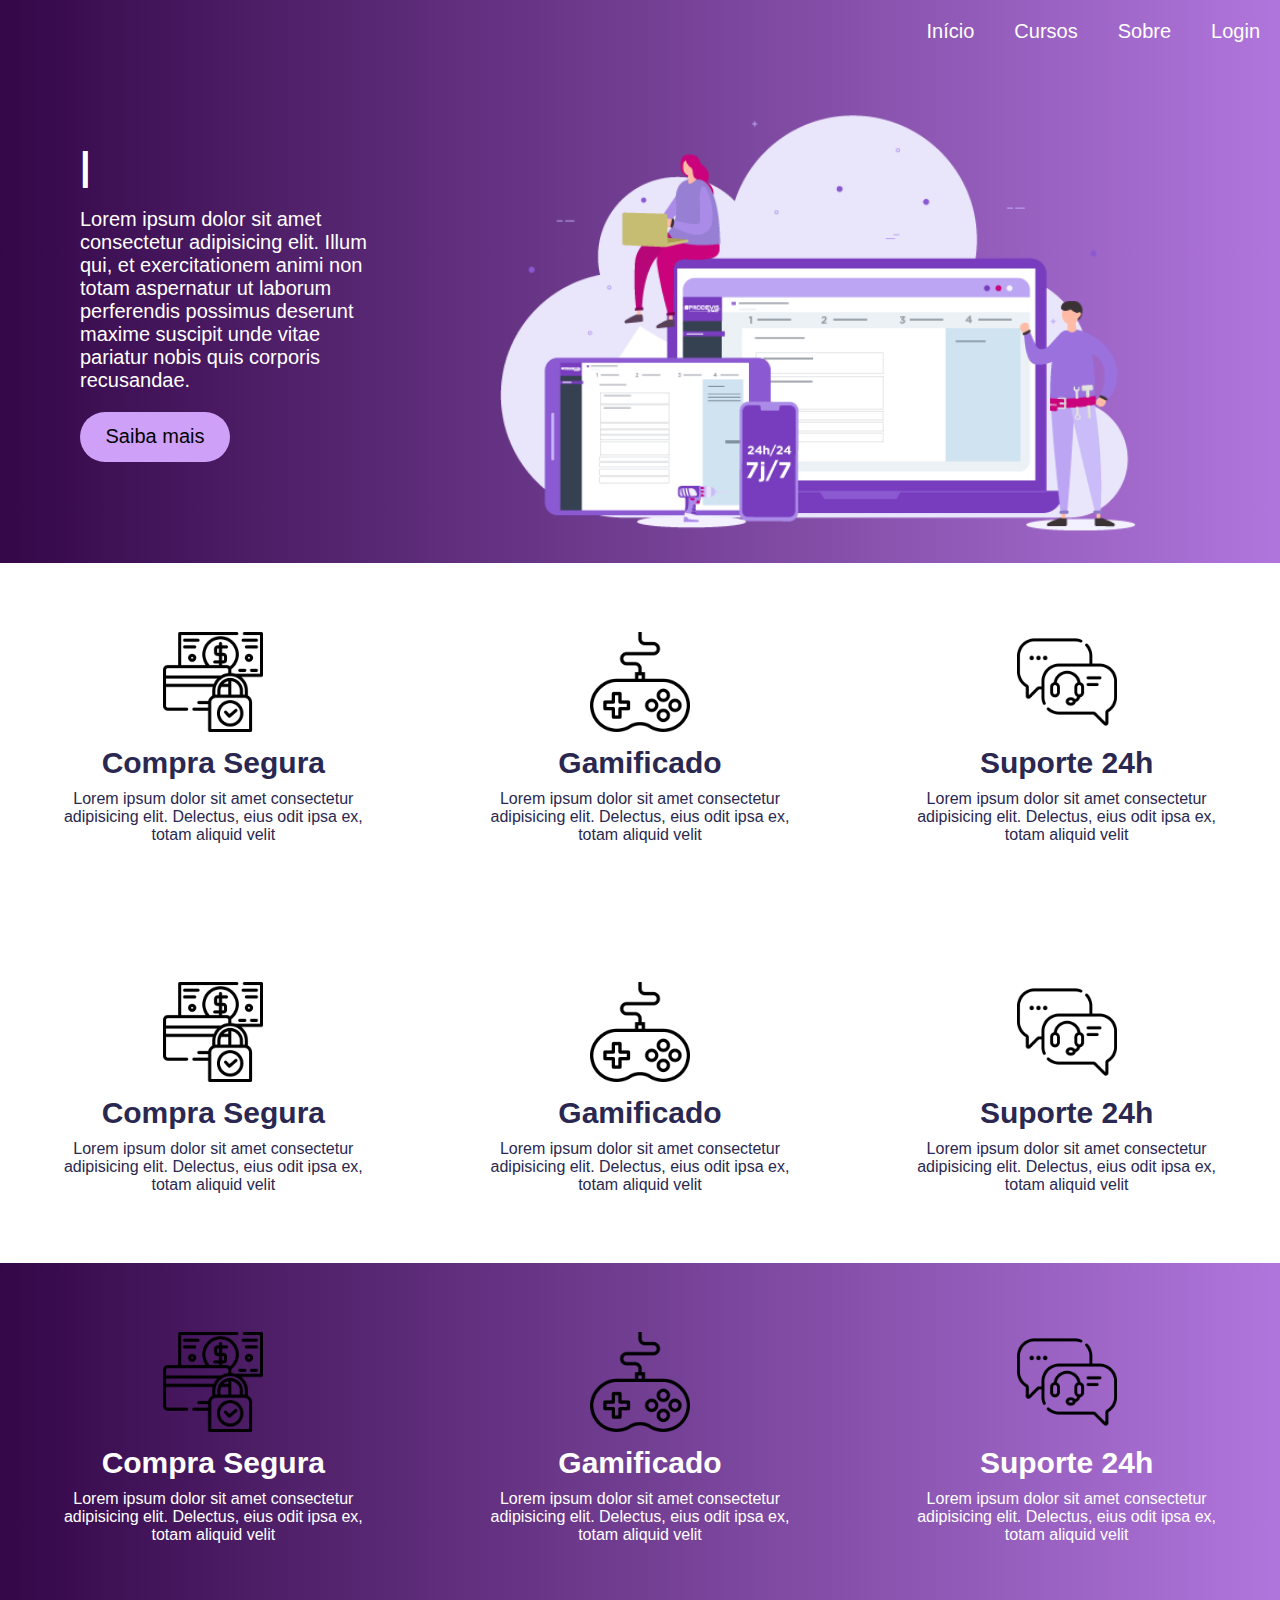
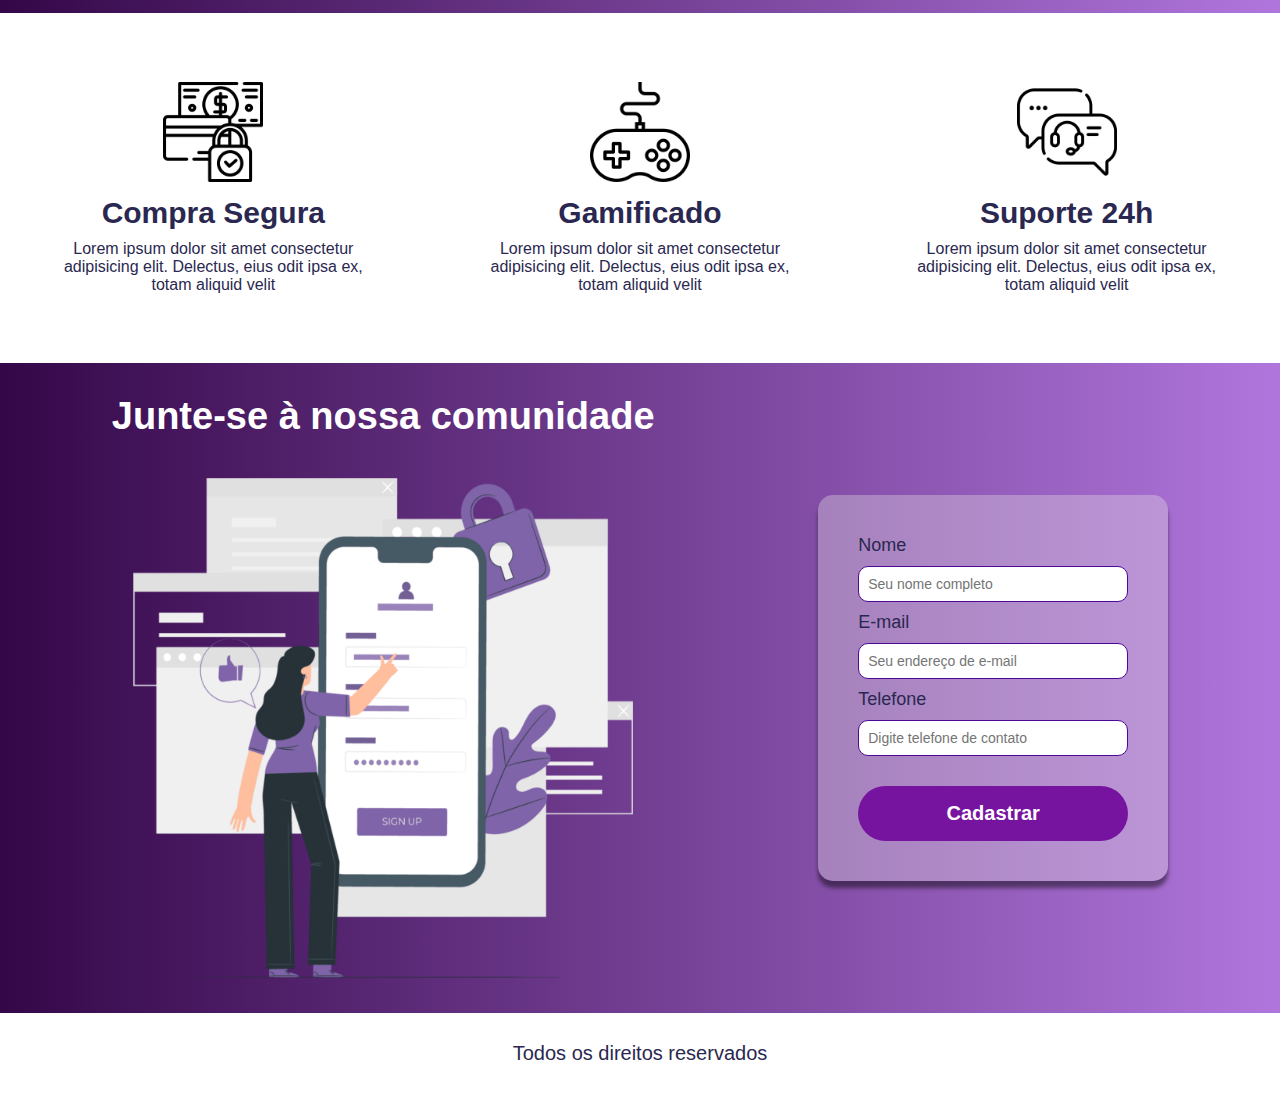
<file: index.html>
<!DOCTYPE html>
<html lang="pt-br">

<head>
    <meta charset="UTF-8">
    <meta name="viewport" content="width=device-width, initial-scale=1.0">
    <meta http-equiv="X-UA-Compatible" content="ie=edge">
    <link rel="stylesheet" href="style.css">
    <link rel="shortcut icon" href="/Front-end/icons/diamond.png">

    <title>The Luxury</title>

</head>
<body>

   <!-- Nav Inicio -->

    <header>
        <div>
            <!-- <h2>The Luxury</h2> -->
        </div>
        <nav>
            <ul>
                <a href="#inicio">
                    <li>Início</li>
                </a>
                <a href="#cursos">
                    <li>Cursos</li>
                </a>
                <a href="#sobre">
                    <li>Sobre</li>
                </a>
                <a href="login.php">
                    <li>Login</li>
                </a>
            </ul>
        </nav>
    </header>

    <!-- Inicio da pagina -->

    <section id="inicio">
        <div>
            <h1>
                Aprenda programação de uma maneira bem legal
            </h1>
            <script src="/animação.js"></script>
            <p>
                Lorem ipsum dolor sit amet consectetur adipisicing elit. Illum qui, et exercitationem animi non totam
                aspernatur ut laborum perferendis possimus deserunt maxime suscipit unde vitae pariatur nobis quis
                corporis
                recusandae.
            </p>
            <button>Saiba mais</button>
        </div>
        <img src="../../images/cadastro02.png" class="logo"alt="">
    </section>
    
     <!-- Sobre cursos -->

    <section id="sobre">
        <div>
            <img src="../../icons/pagamento-seguro.png" alt="Forma de pagamento seguro">
            <h1>Compra Segura</h1>
            <p>Lorem ipsum dolor sit amet consectetur adipisicing elit. Delectus, eius odit ipsa ex, totam aliquid velit
            </p>
        </div>
        <div>
            <img src="../../icons/controle-de-video-game.png" alt="Video game">
            <h1>Gamificado</h1>
            <p>Lorem ipsum dolor sit amet consectetur adipisicing elit. Delectus, eius odit ipsa ex, totam aliquid velit
            </p>
        </div>
        <div>
            <img src="../../icons/suporte24h.png" alt="Suporte">
            <h1>Suporte 24h</h1>
            <p>Lorem ipsum dolor sit amet consectetur adipisicing elit. Delectus, eius odit ipsa ex, totam aliquid velit
            </p>
        </div>
    </section>

     <!-- Cursos -->

    <!-- <section id="curso1">
        <div>
            <div>
                <img src="../../icons/pagamento-seguro.png" alt="Forma de pagamento seguro">
                <h1>Compra Segura</h1>
                <p>Lorem ipsum dolor sit amet consectetur adipisicing elit. Delectus, eius odit ipsa ex, totam aliquid velit
                </p>
            </div>
            <div>
                <img src="../../icons/controle-de-video-game.png" alt="Video game">
                <h1>Gamificado</h1>
                <p>Lorem ipsum dolor sit amet consectetur adipisicing elit. Delectus, eius odit ipsa ex, totam aliquid velit
                </p>
            </div>
            <div>
                <img src="../../icons/suporte24h.png" alt="Suporte">
                <h1>Suporte 24h</h1>
                <p>Lorem ipsum dolor sit amet consectetur adipisicing elit. Delectus, eius odit ipsa ex, totam aliquid velit
                </p>
            </div>
    </section> -->

    <section id="curso2">
        <div>
            <img src="../../icons/pagamento-seguro.png" alt="Forma de pagamento seguro">
            <h1>Compra Segura</h1>
            <p>Lorem ipsum dolor sit amet consectetur adipisicing elit. Delectus, eius odit ipsa ex, totam aliquid velit
            </p>
        </div>
        <div>
            <img src="../../icons/controle-de-video-game.png" alt="Video game">
            <h1>Gamificado</h1>
            <p>Lorem ipsum dolor sit amet consectetur adipisicing elit. Delectus, eius odit ipsa ex, totam aliquid velit
            </p>
        </div>
        <div>
            <img src="../../icons/suporte24h.png" alt="Suporte">
            <h1>Suporte 24h</h1>
            <p>Lorem ipsum dolor sit amet consectetur adipisicing elit. Delectus, eius odit ipsa ex, totam aliquid velit
            </p>
        </div>
    </section>

    <section id="curso3">
        <div>
            <img src="../../icons/pagamento-seguro.png" alt="Forma de pagamento seguro">
            <h1>Compra Segura</h1>
            <p>Lorem ipsum dolor sit amet consectetur adipisicing elit. Delectus, eius odit ipsa ex, totam aliquid velit
            </p>
        </div>
        <div>
            <img src="../../icons/controle-de-video-game.png" alt="Video game">
            <h1>Gamificado</h1>
            <p>Lorem ipsum dolor sit amet consectetur adipisicing elit. Delectus, eius odit ipsa ex, totam aliquid velit
            </p>
        </div>
        <div>
            <img src="../../icons/suporte24h.png" alt="Suporte">
            <h1>Suporte 24h</h1>
            <p>Lorem ipsum dolor sit amet consectetur adipisicing elit. Delectus, eius odit ipsa ex, totam aliquid velit
            </p>
        </div>
    </section>

    <section id="curso4">
        <div>
            <img src="../../icons/pagamento-seguro.png" alt="Forma de pagamento seguro">
            <h1>Compra Segura</h1>
            <p>Lorem ipsum dolor sit amet consectetur adipisicing elit. Delectus, eius odit ipsa ex, totam aliquid velit
            </p>
        </div>
        <div>
            <img src="../../icons/controle-de-video-game.png" alt="Video game">
            <h1>Gamificado</h1>
            <p>Lorem ipsum dolor sit amet consectetur adipisicing elit. Delectus, eius odit ipsa ex, totam aliquid velit
            </p>
        </div>
        <div>
            <img src="../../icons/suporte24h.png" alt="Suporte">
            <h1>Suporte 24h</h1>
            <p>Lorem ipsum dolor sit amet consectetur adipisicing elit. Delectus, eius odit ipsa ex, totam aliquid velit
            </p>
        </div>
    </section>

       <!-- Imagem de Cadastro -->

    <section id="cursos">
        <div>
            <h1>Junte-se à nossa comunidade</h1>
            <img src="../../images/cadastro04.png" class="registro"alt="">
        </div>

     <!-- Cadastro -->

        <form action="POST">
            <label for="">Nome</label>
            <input type="text" name="" id="" placeholder="Seu nome completo">
            <label for="">E-mail</label>
            <input type="text" name="" id="" placeholder="Seu endereço de e-mail">
            <label for="">Telefone</label>
            <input type="text" name="" id="" placeholder="Digite telefone de contato">
            <button type="submit">Cadastrar</button>
        </form>
    </section>

    <footer>
        <p>Todos os direitos reservados</p>
    </footer>
    
</body>
</html>
</file>
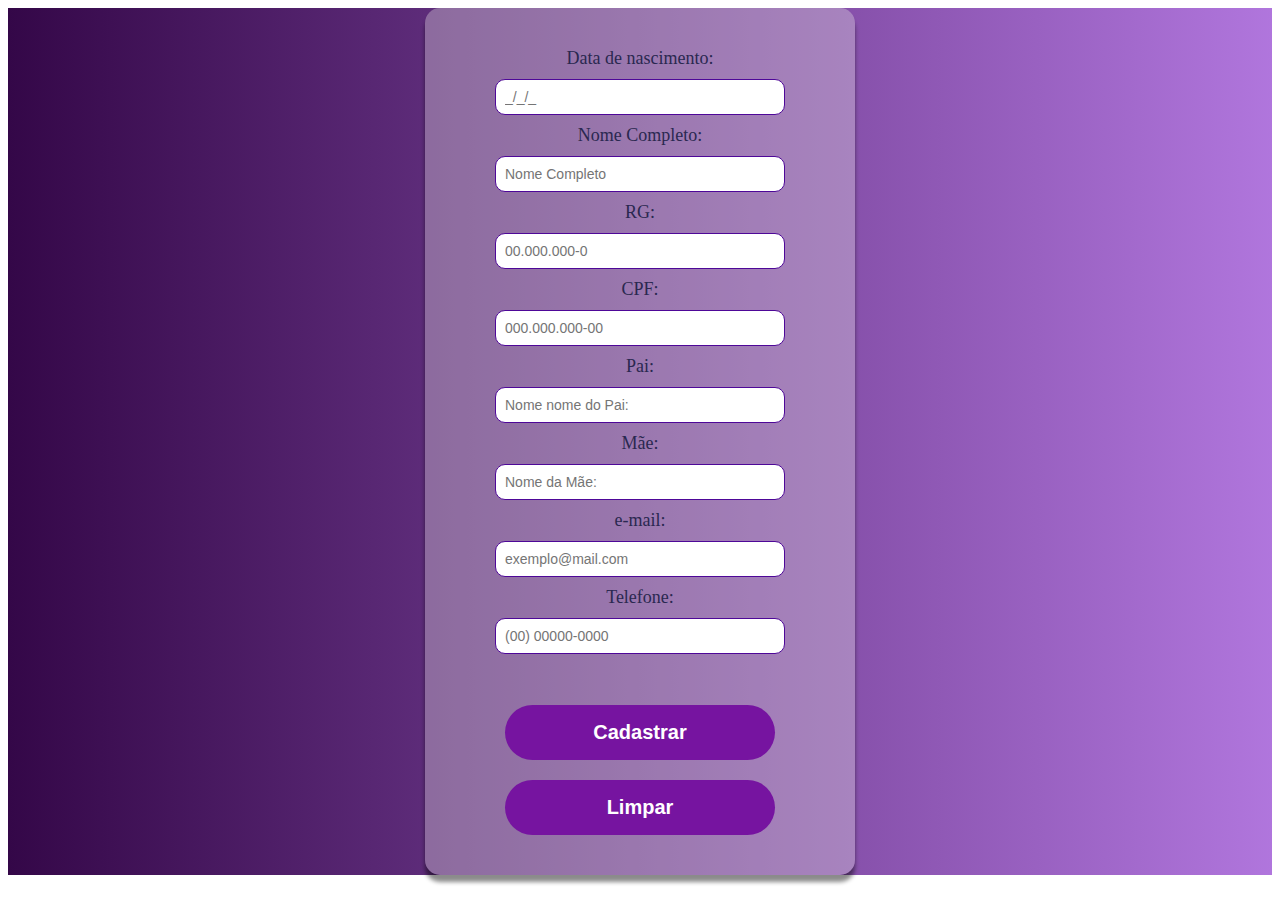
<file: essamerda.html>
<!DOCTYPE html>
<html lang="en">
<head>
    <meta charset="UTF-8">
    <meta http-equiv="X-UA-Compatible" content="IE=edge">
    <meta name="viewport" content="width=device-width, initial-scale=1.0">
    <title>Document</title>
</head>
<style>
    #cursos {
    display: flex;
    align-items: center;
    justify-content: space-around;
    background-image: linear-gradient(-90deg, #9a4fd3c7, #340748);
    padding: 0 30px;
}

#cursos div {
    text-align: center;
}

#cursos div h1 {
    margin-bottom: 40px;
}

#cursos form {
    width: 350px;
    color: #2A2850;
    background: #e9e4e458;
    padding: 40px;
    border-radius: 15px;
    font-size: 18px;
    box-shadow: 0px 7px 4px rgba(0, 0, 0, 0.456);
}
/* Botão */
#cursos form input {
    width: 270px;
    margin: 10px 0;
    padding: 9px;
    background: #fff;
    border-radius: 10px;
    /* border: solid 1px #2A2850; */
    border: solid 1px #4e0898;
    font-size: 14px;
}

#cursos form button {
    /* background: #2A2850; */
    background: #7614a0;
    width: 270px;
    height: 55px;
    border: none;
    color: #fff;
    font-size: 20px;
    font-weight: 600;
    margin-top: 20px;
    border-radius: 50px;
}

#cursos form button:hover {
    /* background: rgb(62, 59, 114); */
    /* background: rgb(142, 65, 190); */
  
}

/* footer {
    display: flex;
    align-items: center;
    justify-content: center;
    height: 80px;
    background: #fff;
    color: #2A2850;
    font-size: 20px;
} */

@media  (max-width: 800px) {
    header {
           padding: 40px 40px 0 40px;
    }
    /* #cursos {
    display: flex;
    align-items: center;
    justify-content: space-around;
    height: 650px;
    padding: 0 30px;
    border: #499536;
} */

#cursos, #formulario div {
    text-align: center;
}

#cursos div h1 {
    margin-bottom: 40px;
}

#cursos,#formulario  form {
    width: 350px;
    color: #2A2850;
    background: #07ffa0;
    padding: 40px;
    border-radius: 15px;
    font-size: 18px;
    box-shadow: 0px 7px 4px rgba(0, 0, 0, 0.456);
}

    /* nav ul li {
           padding: 0 100px;
           list-style: none;
           font-size: 18px;
    } */
/* 
    #inicio {
            padding: 10px 40px;
    }
    
    #inicio div{
           padding-right: 0px;
    }
    #inicio img {
           display: none;
    } */

    #esquerda, #direita, #formulario{
           display: flex;
           flex-direction: column;
           /* height: 800px; */
           /* padding: 40px 0px; */
    }

    #cursos div {
           display: none;
    }
}

</style>
<body>
    <section id="cursos">
    
     <!-- Cadastro -->

        <form action="POST">
            <div id="formulario">
                <form action="salvarfunction.php" method="post">
                    <div class="data direita">
                        <label for="dt_nasc">Data de nascimento: </label><br>
                        <input type="text" name="data" size="25" placeholder="_/_/_">
                    </div>
        
                    <div class="esquerda">
                        <label for="nome">Nome Completo: </label><br>
                        <input type="text" name="nome" size="35" placeholder="Nome Completo">
                    </div>
        
        
                    <div class="esquerda">
                        <label for="rg">RG: </label><br>
                        <input type="text" name="rg" size="35" placeholder="00.000.000-0">
                    </div>
        
                    <div class="direita">
                        <label for="cpf">CPF: </label><br>
                        <input type="text" name="cpf" size="35" placeholder="000.000.000-00">
                    </div>
        
                    <!-- PAIS - telefone e email -->
        
                    <div class="esquerda">
                        <label for="pai">Pai: </label><br>
                        <input type="text" name="pai" size="35" placeholder="Nome nome do Pai: ">
                    </div>
        
                    <div class="direita">
                        <label for="mae">Mãe: </label><br>
                        <input type="text" name="mae" size="35" placeholder="Nome da Mãe: ">
                    </div>
        
                    <div class="esquerda">
                        <label for="e-mail">e-mail: </label><br>
                        <input type="text" name="email" size="35" placeholder="exemplo@mail.com">
                    </div> 
        
                    <div class="direita">
                        <label for="telefone">Telefone: </label><br>
                        <input type="text" name="telefone" size="35" placeholder="(00) 00000-0000">
                    </div>
                    <br>
                    <button type="submit">Cadastrar</button>
                    <button type="reset">Limpar</button>
                </form>
            </div>
    </section>
</body>
</html>
</file>
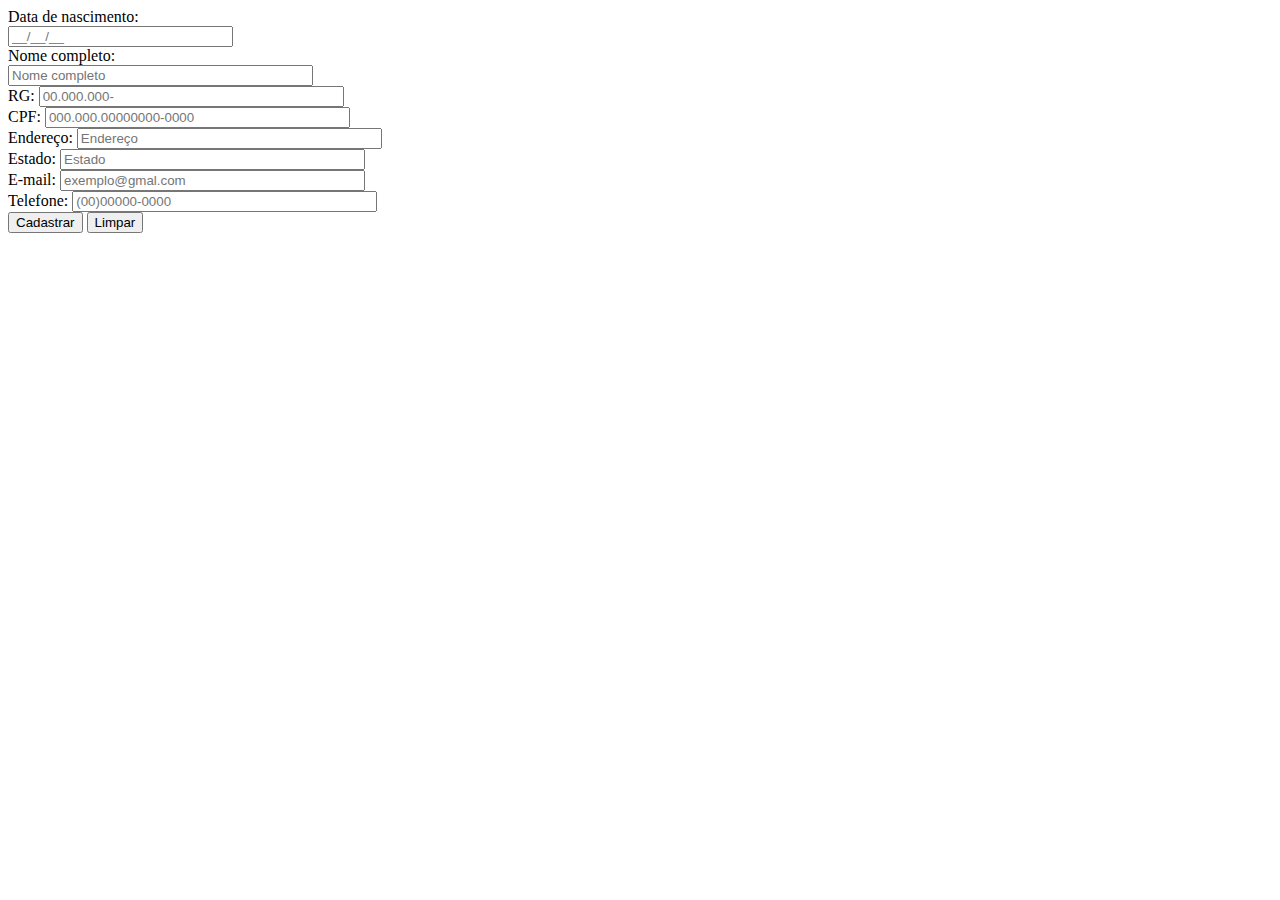
<file: formclient.html>
<!DOCTYPE html>
<html lang="pt-br">
<head>
    <meta charset="UTF-8">
    <meta http-equiv="X-UA-Compatible" content="IE=edge">
    <meta name="viewport" content="width=device-width, initial-scale=1.0">

    <title>Cliente</title>
    
</head>
<body>
    <div id="form">
        <form action="salvarcliente.php" method = "post">

            <div class="data direita">
                <label for="dt_nasc">Data de nascimento:</label><br>
                <input type="text" name="data_nasc" size="25" placeholder="__/__/__">
            </div>

            <div class="esquerda">
                <label for="nome">Nome completo:</label><br>
                <input type="text" name="nome" size="35" placeholder="Nome completo">
            </div>

            <div class="esquerda">
                <label for="rg">RG:</label>
                <input type="text" name="rg" size="35" placeholder="00.000.000-"><br>
            </div>

            <div class="direita">
                <label for="cpf">CPF:</label>
                <input type="text" name="cpf" size="35" placeholder="000.000.00000000-0000"><br>
            </div>
            <div class="esquerda">
                <label for="endereço">Endereço:</label>
                <input type="text" name="endereco" size="35" placeholder="Endereço"><br>
            </div>

            <div class="direita">
                <label for="estado">Estado:</label>
                <input type="text" name="estado" size="35" placeholder="Estado"><br>
            </div>

            <div class="esquerda">
                <label for="email">E-mail:</label>
                <input type="text" name="email" size="35" placeholder="exemplo@gmal.com"><br>
            </div>

            <div class="direita">
                <label for="telefone">Telefone:</label>
                <input type="text" name="telefone" size="35" placeholder="(00)00000-0000"><br>
            </div>

            <button type="submit">Cadastrar</button>
            <button type="reset">Limpar</button>
        </form>
    </div>
</body>
</html>
</file>
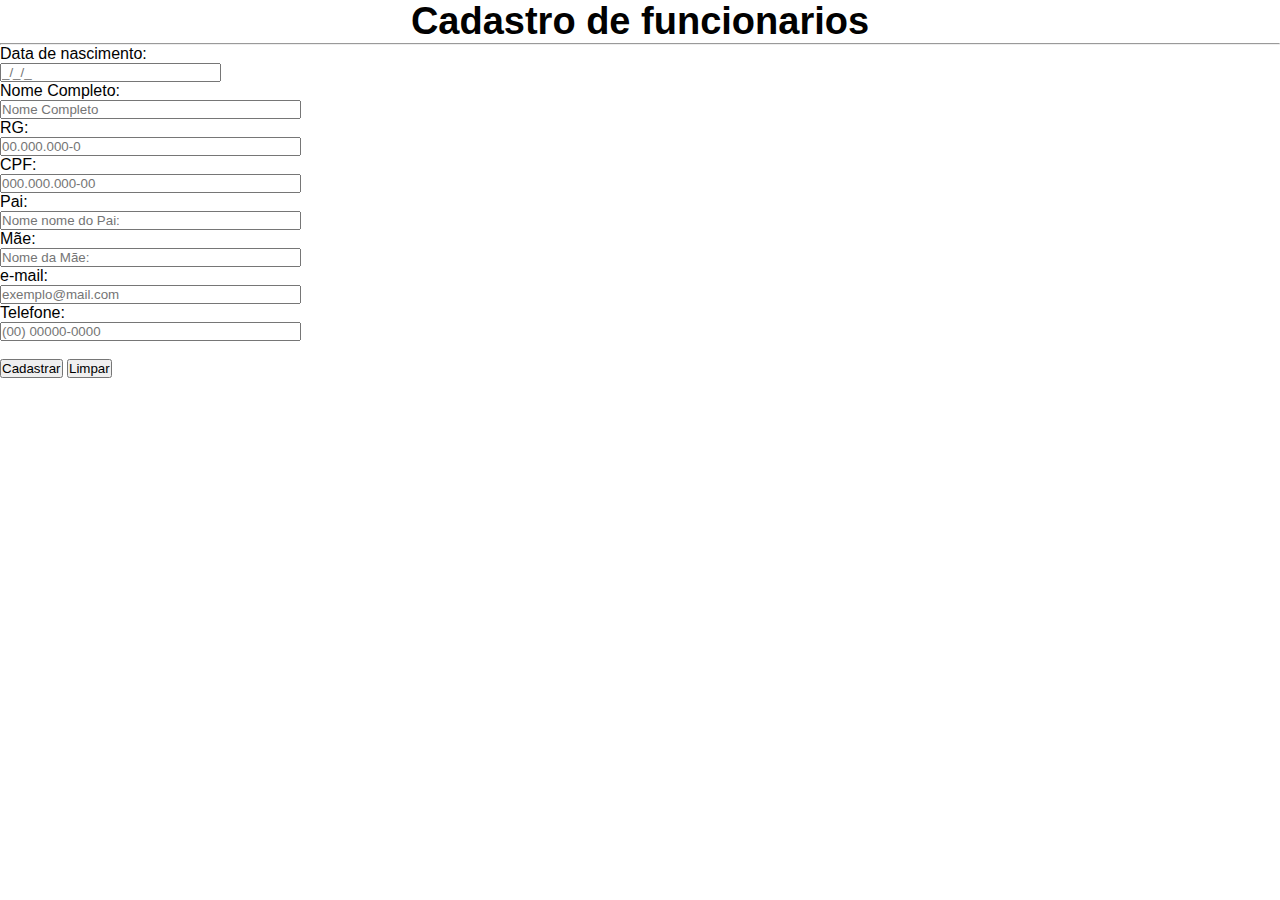
<file: formfunc.html>
<!DOCTYPE html>
<html lang="pt-br">
<head>
    <meta charset="UTF-8">
    <meta http-equiv="X-UA-Compatible" content="IE=edge">
    <meta name="viewport" content="width=device-width, initial-scale=1.0">
    <!-- <link rel="stylesheet" href="/formulario.css"> -->

    <title>Cadastro</title>

    <style>
        *{
            padding: 0;
            margin: 0;
            box-sizing: border-box;
        }
        html{
            scroll-behavior: smooth;
        }
        body{
            font-family: Arial, Helvetica, sans-serif;
            color: rgb(1, 1, 1);
        }
        h1{
            font-size: 38px;
        }
        header{
            display: flex;
            justify-content: flex-end;
            align-items: center;
            padding:  40px 80px 0 80px;
        }
        header div{
            margin: auto;
            margin-left: 0;
        }
        nav ul{
            display: flex;
        }
        nav ul li{
            padding: 0 20px;
            list-style: none;
            font-size: 20px;
        }
        /* a{
            text-decoration: none;
            color: aqua;
        } */
        #inicio{
            display: flex;
            justify-content: space-between;
            align-items: center;
            height: 500px;
            padding:  30px 80px;
            background: linear-gradient(-90dg, #111456, #5508C1);
        }
    </style>

</head>
<body>
    <center><h1>Cadastro de funcionarios</h1></center>
    <hr>
    <div id="formulario">
        <form action="salvarfunction.php" method="post">
            <div class="data direita">
                <label for="dt_nasc">Data de nascimento: </label><br>
                <input type="text" name="data" size="25" placeholder="_/_/_">
            </div>

            <div class="esquerda">
                <label for="nome">Nome Completo: </label><br>
                <input type="text" name="nome" size="35" placeholder="Nome Completo">
            </div>


            <div class="esquerda">
                <label for="rg">RG: </label><br>
                <input type="text" name="rg" size="35" placeholder="00.000.000-0">
            </div>

            <div class="direita">
                <label for="cpf">CPF: </label><br>
                <input type="text" name="cpf" size="35" placeholder="000.000.000-00">
            </div>

            <!-- PAIS - telefone e email -->

            <div class="esquerda">
                <label for="pai">Pai: </label><br>
                <input type="text" name="pai" size="35" placeholder="Nome nome do Pai: ">
            </div>

            <div class="direita">
                <label for="mae">Mãe: </label><br>
                <input type="text" name="mae" size="35" placeholder="Nome da Mãe: ">
            </div>

            <div class="esquerda">
                <label for="e-mail">e-mail: </label><br>
                <input type="text" name="email" size="35" placeholder="exemplo@mail.com">
            </div> 

            <div class="direita">
                <label for="telefone">Telefone: </label><br>
                <input type="text" name="telefone" size="35" placeholder="(00) 00000-0000">
            </div>
            <br>
            <button type="submit">Cadastrar</button>
            <button type="reset">Limpar</button>
        </form>
    </div>
</body>
</html>
</file>
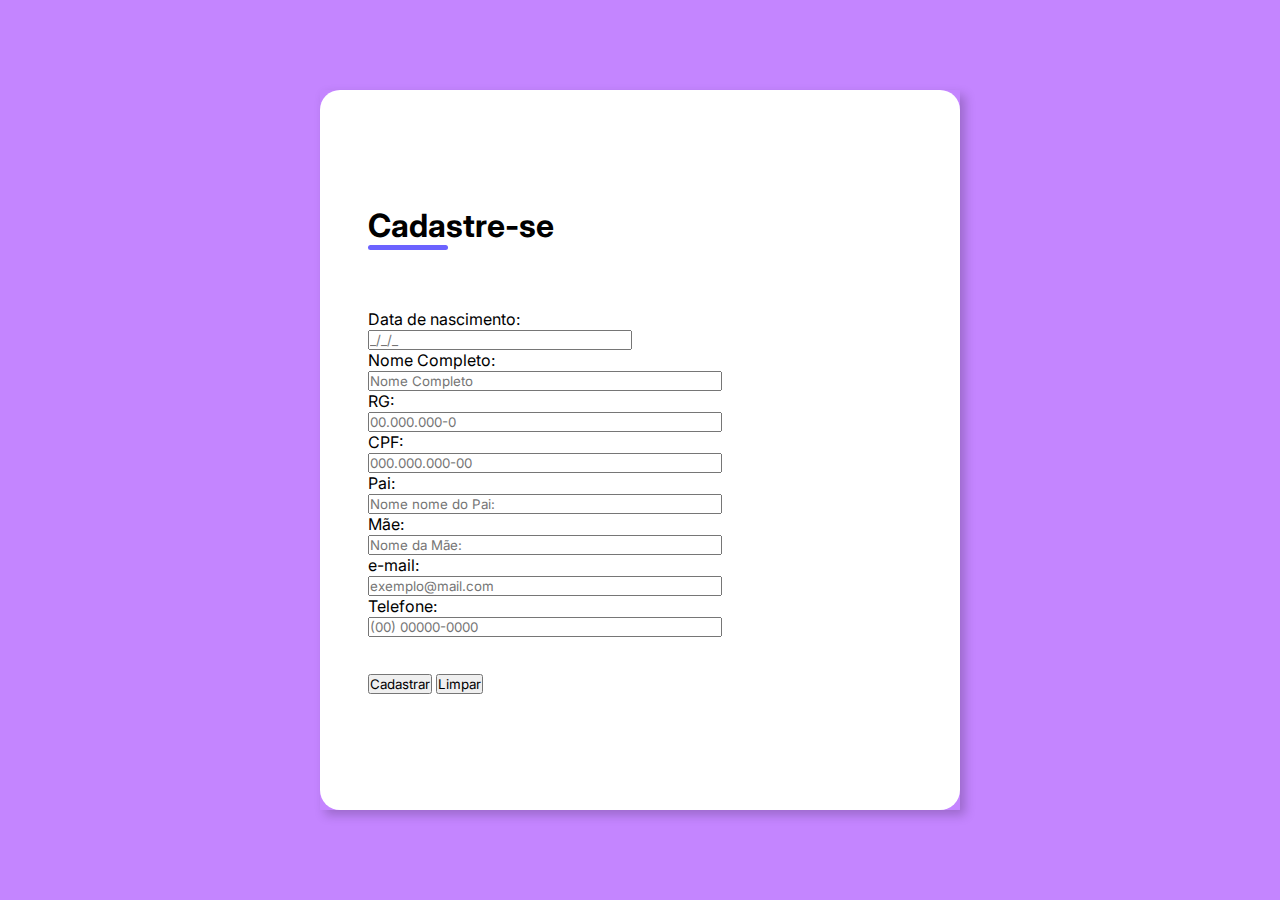
<file: formteste.html>
<!DOCTYPE html>
<html lang="pt-br">

<head>
    <meta charset="UTF-8">
    <meta http-equiv="X-UA-Compatible" content="IE=edge">
    <meta name="viewport" content="width=device-width, initial-scale=1.0">
    <link rel="stylesheet" href="css.css">
    <title>Formulário</title>
</head>

<body>
    <div class="container">
        <!-- <div class="form-image">
            <img src="assets/img//undraw_shopping_re_3wst.svg" alt="">
        </div> -->
        <div class="form">
            <form action="#">
                <div class="form-header">
                    <div class="title">
                        <h1>Cadastre-se</h1>
                    </div>
                    <!-- <div class="login-button">
                        <button><a href="#">Entrar</a></button>
                    </div> -->
                </div>

                <div class="input-group">
                    <div class="esquerda">
                        <label for="dt_nasc">Data de nascimento: </label><br>
                <input type="text" name="data" size="25" placeholder="_/_/_">
            </div>

                    <div class="esquerda">
                        <label for="nome">Nome Completo: </label><br>
                <input type="text" name="nome" size="35" placeholder="Nome Completo">
            </div>
                    <div class="esquerda">
                            <label for="rg">RG: </label><br>
                            <input type="text" name="rg" size="35" placeholder="00.000.000-0">
                        </div>

                    <div class="direita">
                        <label for="cpf">CPF: </label><br>
                        <input type="text" name="cpf" size="35" placeholder="000.000.000-00">
                    </div>

                    <div class="esquerda">
                        <label for="pai">Pai: </label><br>
                        <input type="text" name="pai" size="35" placeholder="Nome nome do Pai: ">
                    </div>


                    <div class="direita">
                        <label for="mae">Mãe: </label><br>
                <input type="text" name="mae" size="35" placeholder="Nome da Mãe: ">
            </div>

            <div class="esquerda">
            <label for="e-mail">e-mail: </label><br>
                <input type="text" name="email" size="35" placeholder="exemplo@mail.com">
            </div> 

            <div class="direita">
                <label for="telefone">Telefone: </label><br>
                <input type="text" name="telefone" size="35" placeholder="(00) 00000-0000">
            </div>
                </div>
                <br>
            <button type="submit">Cadastrar</button>
            <button type="reset">Limpar</button>
            </form>
        </div>
    </div>
</body>

</html>
</file>
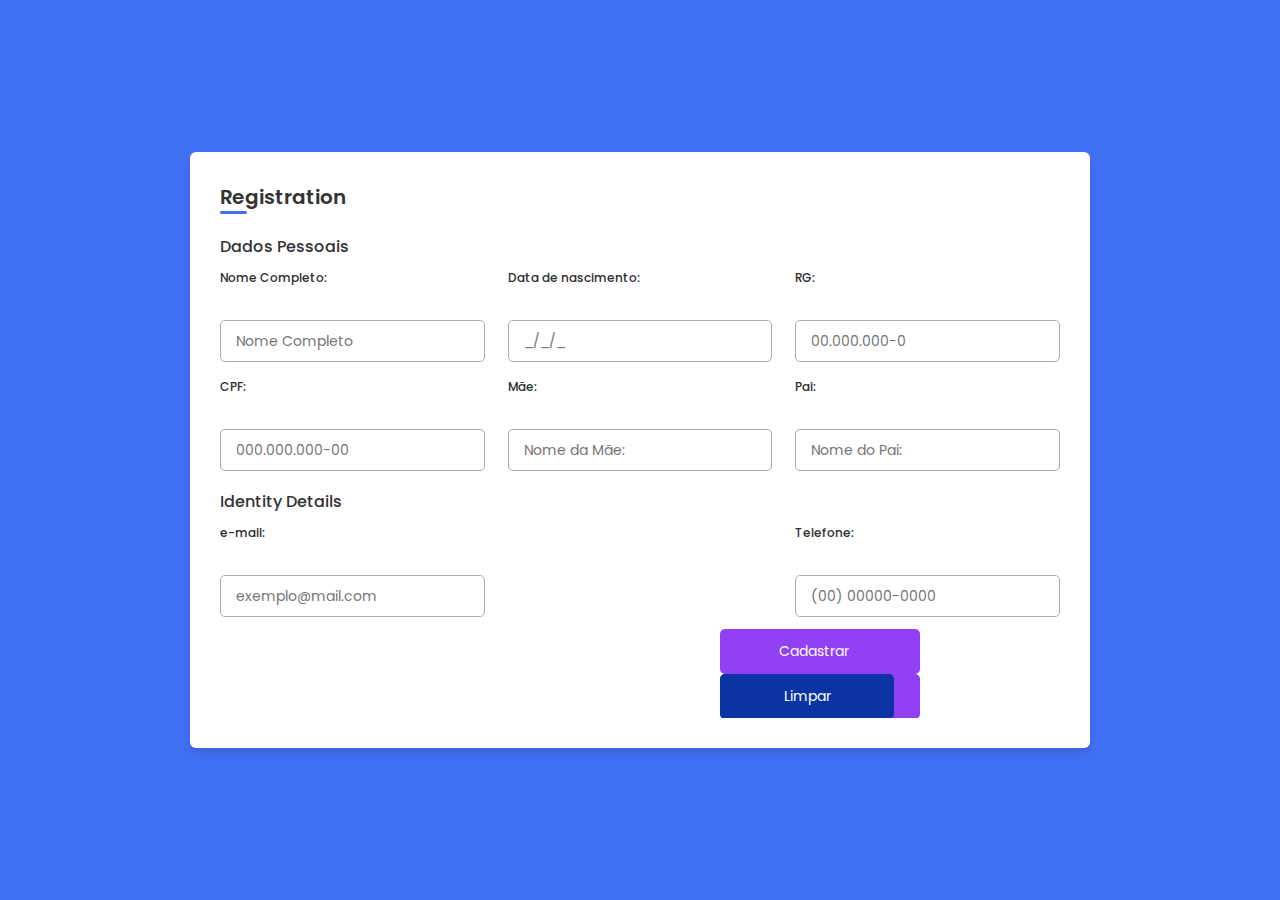
<file: teste.html>
<!DOCTYPE html>
<!-- Coding By CodingNepal - codingnepalweb.com -->
<html lang="en">
<head>
    <meta charset="UTF-8">
    <meta http-equiv="X-UA-Compatible" content="IE=edge">
    <meta name="viewport" content="width=device-width, initial-scale=1.0">
    
    <!----======== CSS ======== -->
    <link rel="stylesheet" href="teste.css">
     
    <!----===== Iconscout CSS ===== -->
    <link rel="stylesheet" href="https://unicons.iconscout.com/release/v4.0.0/css/line.css">
   <title>Responsive Regisration Form </title>
</head>
<body>
    <div class="container">
        <header>Registration</header>
        <form action="#">
            <div class="form first">
                <div class="details personal">
                    <span class="title">Dados Pessoais</span>
                    <div class="fields">
                        <div class="input-field">
                            <label for="nome">Nome Completo: </label><br>
                <input type="text" name="nome" size="35" placeholder="Nome Completo">
                        </div>
                        <div class="input-field">
                            <label for="dt_nasc">Data de nascimento: </label><br>
                <input type="text" name="data" size="25" placeholder="_/_/_">
                        </div>
                        <div class="input-field">
                            <label for="rg">RG: </label><br>
                            <input type="text" name="rg" size="35" placeholder="00.000.000-0">
                        </div>
                        <div class="input-field">
                            <label for="cpf">CPF: </label><br>
                        <input type="text" name="cpf" size="35" placeholder="000.000.000-00">
                        </div>
                        <div class="input-field">
                            <label for="mae">Mãe: </label><br>
                            <input type="text" name="mae" size="35" placeholder="Nome da Mãe: ">
                        </div>
                        <div class="input-field">
                            <label for="pai">Pai: </label><br>
                            <input type="text" name="pai" size="35" placeholder="Nome do Pai: ">
                        </div>
                    </div>
                </div>
                <!-- <div class="details ID"> -->
                    <span class="title">Identity Details</span>
                    <div class="fields">
                        <div class="input-field">
                            <label for="e-mail">e-mail: </label><br>
                            <input type="text" name="email" size="35" placeholder="exemplo@mail.com">
                        </div>
                        <div class="input-field">
                            <label for="telefone">Telefone: </label><br>
                <input type="text" name="telefone" size="35" placeholder="(00) 00000-0000">
                        </div>
                    </div>
                    <button class="nextBtn">
                        <span class="btnText">Cadastrar</span>
                        <i class="uil uil-navigator"></i>
                    </button>
                    <button class="limpar">
                        <span class="limpar2">Limpar</span>
                        <i class="uil uil-navigator"></i>
                    </button>
                <!-- </div>  -->
            </div>
            <!-- <div class="form second">
                <div class="details address">
                    <span class="title">Address Details</span>
                    <div class="fields">
                        <div class="input-field">
                            <label>Address Type</label>
                            <input type="text" placeholder="Permanent or Temporary" required>
                        </div>
                        <div class="input-field">
                            <label>Nationality</label>
                            <input type="text" placeholder="Enter nationality" required>
                        </div>
                        <div class="input-field">
                            <label>State</label>
                            <input type="text" placeholder="Enter your state" required>
                        </div>
                        <div class="input-field">
                            <label>District</label>
                            <input type="text" placeholder="Enter your district" required>
                        </div>
                        <div class="input-field">
                            <label>Block Number</label>
                            <input type="number" placeholder="Enter block number" required>
                        </div>
                        <div class="input-field">
                            <label>Ward Number</label>
                            <input type="number" placeholder="Enter ward number" required>
                        </div>
                    </div>
                </div>
                <div class="details family">
                    <span class="title">Family Details</span>
                    <div class="fields">
                        <div class="input-field">
                            <label>Father Name</label>
                            <input type="text" placeholder="Enter father name" required>
                        </div>
                        <div class="input-field">
                            <label>Mother Name</label>
                            <input type="text" placeholder="Enter mother name" required>
                        </div>
                        <div class="input-field">
                            <label>Grandfather</label>
                            <input type="text" placeholder="Enter grandfther name" required>
                        </div> -->
                        <!-- <div class="input-field">
                            <label>Spouse Name</label>
                            <input type="text" placeholder="Enter spouse name" required>
                        </div>
                        <div class="input-field">
                            <label>Father in Law</label>
                            <input type="text" placeholder="Father in law name" required>
                        </div>
                        <div class="input-field">
                            <label>Mother in Law</label>
                            <input type="text" placeholder="Mother in law name" required>
                        </div>
                    </div>
                    <div class="buttons">
                        <div class="backBtn">
                            <i class="uil uil-navigator"></i>
                            <span class="btnText">Back</span>
                        </div>
                        
                        <button class="sumbit">
                            <span class="btnText">Submit</span>
                            <i class="uil uil-navigator"></i>
                        </button>
                    </div> -->
                </div> 
            </div>
        </form>
    </div>
    <script src="teste.js"></script>
</body>
</html>
</file>
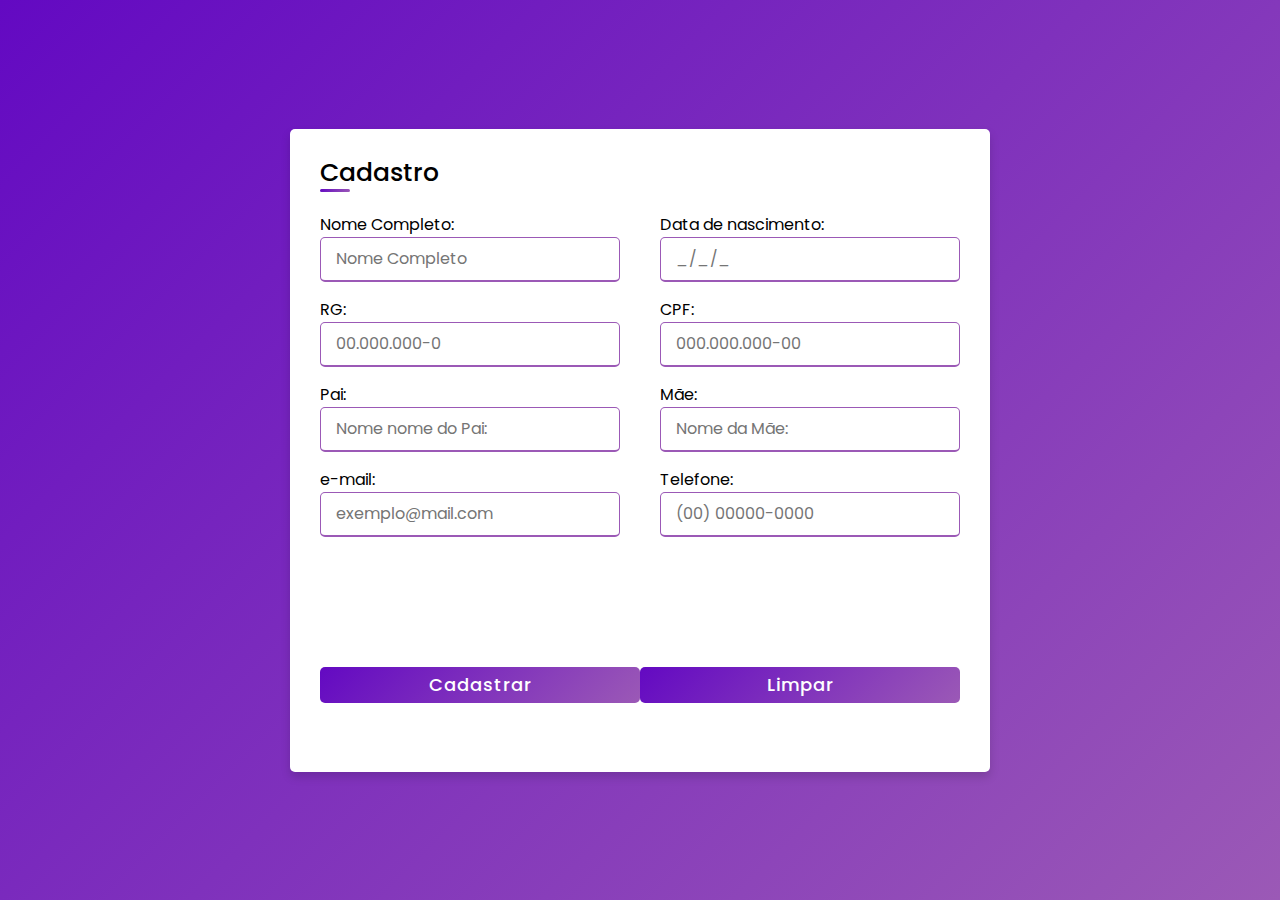
<file: teste2.html>
<!DOCTYPE html>
<!-- Created By CodingLab - www.codinglabweb.com -->
<html lang="en" dir="ltr">
  <head>
    <meta charset="UTF-8">
    <title>Cadastro </title>
    <link rel="stylesheet" href="teste2.css">
     <meta name="viewport" content="width=device-width, initial-scale=1.0">
     <link rel="shortcut icon" href="/icons/coding.png" type="image/x-icon">
   </head>
<body>
  <div class="container">
    <div class="title">Cadastro</div>
    <div class="content">
      <form action="#">
        <div class="user-details">
          <div class="input-box">
            <label for="nome">Nome Completo: </label><br>
            <input type="text" name="nome" size="35" placeholder="Nome Completo">
          </div>
          <div class="input-box">
            <label for="dt_nasc">Data de nascimento: </label><br>
                <input type="text" name="data" size="25" placeholder="_/_/_">
          </div>
          <div class="input-box">
            <label for="rg">RG: </label><br>
            <input type="text" name="rg" size="35" placeholder="00.000.000-0">
          </div>
          <div class="input-box">
            <label for="cpf">CPF: </label><br>
                        <input type="text" name="cpf" size="35" placeholder="000.000.000-00">
          </div>
          <div class="input-box">
            <label for="pai">Pai: </label><br>
                        <input type="text" name="pai" size="35" placeholder="Nome nome do Pai: ">
          </div>
          <div class="input-box">
            <label for="mae">Mãe: </label><br>
                <input type="text" name="mae" size="35" placeholder="Nome da Mãe: ">
          </div>
          <div class="input-box">
            <label for="e-mail">e-mail: </label><br>
                <input type="text" name="email" size="35" placeholder="exemplo@mail.com">
          </div>
          <div class="input-box">
            <label for="telefone">Telefone: </label><br>
                <input type="text" name="telefone" size="35" placeholder="(00) 00000-0000">
          </div>
        </div>
   
        <div class="button">
          <input type="submit" value="Cadastrar">
        </div>
        <div class="button2">
            <input type="submit" value="Limpar">
        </div>
        <!-- <button type="submit">Cadastrar</button>
            <button type="reset">Limpar</button> -->
      </form>
    </div>
  </div>

</body>
</html>
</file>
<file: style.css>
* {
    padding: 0;
    margin: 0;
    box-sizing: border-box;
}

html {
    scroll-behavior: smooth;
  }
body {
    font-family: Arial, Helvetica, sans-serif;
    color: #fff;
}
h1{
    font-size: 38px;
}

h2{
    margin: 30px;
}

header {
    display: flex;
    justify-content: flex-end;
    align-items: center;
    padding: 40px, 80px 0 80px;
    background-image: linear-gradient(-90deg, #9a4fd3c7, #340748);
}


header div {
margin: auto;
margin-left: 0;
}

nav ul {
    display: flex;
}

nav ul li {
    padding: 10px;
    list-style: none;
    font-size: 20px;
    margin-top: 30px;
    margin: 10px;
}

.logo{
    width: 750px;
    height: 450px;
}
 .registro{
    width: 500px;
    height: 500px;
}

h1{
    font-size: 38px;
}
h2{
    margin: 30px;
}

header {
    display: flex;
    justify-content: flex-end;
    align-items: center;
    padding: 40px, 80px 0 80px;
    background-image: linear-gradient(-90deg, #9a4fd3c7, #340748);
}

header div {
margin: auto;
margin-left: 0;
}

nav ul {
    display: flex;
}

nav ul li {
    padding: 10px;
    list-style: none;
    font-size: 20px;
    margin-top: 30px;
    margin: 10px;
}

a {
    text-decoration: none;
    color: white;
}

#inicio {
    display: flex;
    justify-content: space-between;
    align-items: center;
    height: 500px;
    padding: 30px 80px;
    background-image: linear-gradient(-90deg, #9a4fd3c7, #340748);
}

#inicio div {
    width: 700px;
    padding-right: 80px;
}

#inicio div p {
    margin-top: 20px;
    font-size: 20px;
}

#inicio div button {
    width: 150px;
    height: 50px;
    border-radius: 90px;
    border: none;
    margin: 20px 0;
    font-size: 20px;
    font-weight: 600px;
    background: #cfa0f7;
    color: black;
}

#inicio div button:hover {
    background: #32003b;
    color:#cfa0f7;
}

#sobre {
    /* margin-top: 10PX; */
    display: flex;
    justify-content: space-around;
    align-items: center;
    text-align: center;
    height: 350px;
    /* background-image: linear-gradient(-90deg, #4fa9d3c7, #9a4fac); */
}


#sobre div {
    width: 300px;
}

#sobre div h1 {
    margin: 10px 0;
    font-size: 30px;
    color: #2A2850;
}

#sobre div p {
    color: #2A2850;
}

#sobre div img {
    width: 100px;
    height: 100px;
}
/* Repetição */
#sober {
    /* margin-top: 10PX; */
    display: flex;
    justify-content: space-around;
    align-items: center;
    text-align: center;
    height: 350px;
    background-image: linear-gradient(-90deg, #9a4fd3c7, #340748);
}
    /* margin-bottom: 10px;
} */


painel div {
    width: 300px;
}

painel div h1 {
    margin: 10px 0;
    font-size: 30px;
    color: #ffffff;
}

painel div p {
    color: #ffffff;
}

painel div img {
    width: 100px;
    height: 100px;
}

#curso2 {
    /* margin-top: 10PX; */
    display: flex;
    justify-content: space-around;
    align-items: center;
    text-align: center;
    height: 350px;
    /* background-image: linear-gradient(-90deg, #4fa9d3c7, #9a4fac); */
}


#curso2 div {
    width: 300px;
}

#curso2 div h1 {
    margin: 10px 0;
    font-size: 30px;
    color: #2A2850;
}

#curso2 div p {
    color: #2A2850;
}

#curso2 div img {
    width: 100px;
    height: 100px;
}

#curso3 {
    /* margin-top: 10PX; */
    display: flex;
    justify-content: space-around;
    align-items: center;
    text-align: center;
    height: 350px;
    background-image: linear-gradient(-90deg, #9a4fd3c7, #340748);
}

/* {
    margin-bottom: 10px;
} */



#curso3 div {
    width: 300px;
}

#curso3 div h1 {
    margin: 10px 0;
    font-size: 30px;
    color: #ffffff;
}

#curso3 div p {
    color: #ffffff;
}

#curso3 div img {
    width: 100px;
    height: 100px;
}

#curso4 {
    /* margin-top: 10PX; */
    display: flex;
    justify-content: space-around;
    align-items: center;
    text-align: center;
    height: 350px;
    /* background-image: linear-gradient(-90deg, #4fa9d3c7, #9a4fac); */
}


#curso4 div {
    width: 300px;
}

#curso4 div h1 {
    margin: 10px 0;
    font-size: 30px;
    color: #2A2850;
}

#curso4 div p {
    color: #2A2850;
}

#curso4 div img {
    width: 100px;
    height: 100px;
}
/* Termina repetção */

#painel {
    display: flex;
    justify-content: space-between;
    align-items: center;
    height: 500px;
    padding: 30px 80px;
    background-image: linear-gradient(-90deg, #9a4fd3c7, #340748);
}

#painel div {
    width: 700px;
    padding-right: 80px;
}

#painel div p {
    margin-top: 20px;
    font-size: 20px;
}

#painel div button {
    width: 150px;
    height: 50px;
    border-radius: 90px;
    border: none;
    margin: 20px 0;
    font-size: 20px;
    font-weight: 600px;
    background: #cfa0f7;
    color: black;
}

#painel div button:hover {
    background: #32003b;
    color:#cfa0f7;
}


#cursos {
    display: flex;
    align-items: center;
    justify-content: space-around;
    height: 650px;
    background-image: linear-gradient(-90deg, #9a4fd3c7, #340748);
    padding: 0 30px;
}

#cursos div {
    text-align: center;
}

#cursos div h1 {
    margin-bottom: 40px;
}

#cursos form {
    width: 350px;
    color: #2A2850;
    background: #e9e4e458;
    padding: 40px;
    border-radius: 15px;
    font-size: 18px;
    box-shadow: 0px 7px 4px rgba(0, 0, 0, 0.456);
}
/* Botão */
#cursos form input {
    width: 270px;
    margin: 10px 0;
    padding: 9px;
    background: #fff;
    border-radius: 10px;
    /* border: solid 1px #2A2850; */
    border: solid 1px #4e0898;
    font-size: 14px;
}

#cursos form button {
    /* background: #2A2850; */
    background: #7614a0;
    width: 270px;
    height: 55px;
    border: none;
    color: #fff;
    font-size: 20px;
    font-weight: 600;
    margin-top: 20px;
    border-radius: 50px;
}

#cursos form button:hover {
    /* background: rgb(62, 59, 114); */
    background: rgb(142, 65, 190);
  
}

footer {
    display: flex;
    align-items: center;
    justify-content: center;
    height: 80px;
    background: #fff;
    color: #2A2850;
    font-size: 20px;
}

@media  (max-width: 800px) {
    header {
           padding: 40px 40px 0 40px;
    }

    nav ul li {
           padding: 0 10px;
           list-style: none;
           font-size: 18px;
    }

    #inicio {
            padding: 10px 40px;
    }
    
    #inicio div{
           padding-right: 0px;
    }
    #inicio img {
           display: none;
    }

    #sobre, #sober, #curso2, #curso3, #curso4 {
           display: flex;
           flex-direction: column;
           height: 800px;
           padding: 40px 0;
    }

    #cursos div {
           display: none;
    }
}
#painel div {
    width: 300px;
}

#painel div h1 {
    margin: 10px 0; 
    font-size: 30px;
    color: #ffffff;
}

#painel div p {
    color: #ffffff;
}

#painel div img {
    width: 100px;
    height: 100px;
}
</file>
<file: css.css>
@import url('https://fonts.googleapis.com/css2?family=Inter:wght@200;300;400;500&family=Open+Sans:wght@300;400;500;600&display=swap');

* {
    padding: 0;
    margin: 0;
    box-sizing: border-box;
    font-family: 'Inter', sans-serif;
}

body {
    width: 100%;
    height: 100vh;
    display: flex;
    justify-content: center;
    align-items: center;
    background: #8400ff7a;
}

.container {
    width: 80%;
    height: 80vh;
    display: flex;
    box-shadow: 5px 5px 10px rgba(0, 0, 0, 0.212);
}

/* .form-image {
    width: 50%;
    display: flex;
    justify-content: center;
    align-items: center;
    background-color: #fde3a7d7;
    padding: 1rem;
} */

/* .form-image img {
    width: 31rem;
} */

.form {
    width: 50%;
    display: flex;
    flex-direction: column;
    justify-content: center;
    align-items: center;
    background-color: #fff;
    padding: 3rem;
    border-radius: 20px;
}

.form-header {
    margin-bottom: 3rem;
    display: flex;
    justify-content: space-between;
}

.login-button {
    display: flex;
    align-items: center;
}

.login-button button {
    border: none;
    background-color: #6c63ff;
    padding: 0.4rem 1rem;
    border-radius: 5px;
    cursor: pointer;
}

.login-button button:hover {
    background-color: #6b63fff1;
}

.login-button button a {
    text-decoration: none;
    font-weight: 500;
    color: #fff;
}

.form-header h1::after {
    content: '';
    display: block;
    width: 5rem;
    height: 0.3rem;
    background-color: #6c63ff;
    margin: 0 auto;
    position: absolute;
    border-radius: 10px;
}

.input-group {
    display: flex;
    flex-wrap: wrap;
    justify-content: space-between;
    padding: 1rem 0;
}

.input-box {
    display: flex;
    flex-direction: column;
    margin-bottom: 1.1rem;
}

.input-box input {
    margin: 0.6rem 0;
    padding: 0.8rem 1.2rem;
    border: none;
    border-radius: 10px;
    box-shadow: 1px 1px 6px #0000001c;
    font-size: 0.8rem;
}

.input-box input:hover {
    background-color: #eeeeee75;
}

.input-box input:focus-visible {
    outline: 1px solid #6c63ff;
}

.input-box label,
.gender-title h6 {
    font-size: 0.75rem;
    font-weight: 600;
    color: #ed0606c0;
}

.input-box input::placeholder {
    color: #000000be;
}

.gender-group {
    display: flex;
    justify-content: space-between;
    margin-top: 0.62rem;
    padding: 0 .5rem;
}

.gender-input {
    display: flex;
    align-items: center;
}

.gender-input input {
    margin-right: 0.35rem;
}

.gender-input label {
    font-size: 0.81rem;
    font-weight: 600;
    color: #000000c0;
}

.continue-button button {
    width: 100%;
    margin-top: 2.5rem;
    border: none;
    background-color: #6c63ff;
    padding: 0.62rem;
    border-radius: 5px;
    cursor: pointer;
}

.continue-button button:hover {
    background-color: #6b63fff1;
}

.continue-button button a {
    text-decoration: none;
    font-size: 0.93rem;
    font-weight: 500;
    color: #fff;
}

@media screen and (max-width: 1330px) {
    .form-image {
        display: none;
    }

    .container {
        width: 50%;
    }

    .form {
        width: 100%;
    }
}

@media screen and (max-width: 1064px) {
    .container {
        width: 90%;
        height: auto;
    }

    .input-group {
        flex-direction: column;
        z-index: 5;
        padding-right: 5rem;
        max-height: 10rem;
        overflow-y: scroll;
        flex-wrap: nowrap;
    }

    .gender-inputs {
        margin-top: 2rem;
    }

    .gender-group {
        flex-direction: column;
    }

    .gender-title h6 {
        margin: 0;
    }

    .gender-input {
        margin-top: 0.5rem;
    }
}
</file>
<file: teste.css>
/* ===== Google Font Import - Poppins ===== */
@import url('https://fonts.googleapis.com/css2?family=Poppins:wght@200;300;400;500;600&display=swap');
*{
    margin: 0;
    padding: 0;
    box-sizing: border-box;
    font-family: 'Poppins', sans-serif;
}
body{
    min-height: 100vh;
    display: flex;
    align-items: center;
    justify-content: center;
    background: #4070f4;
}
.container{
    position: relative;
    max-width: 900px;
    width: 100%;
    border-radius: 6px;
    padding: 30px;
    margin: 0 15px;
    background-color: #fff;
    box-shadow: 0 5px 10px rgba(0,0,0,0.1);
}
.container header{
    position: relative;
    font-size: 20px;
    font-weight: 600;
    color: #333;
}
.container header::before{
    content: "";
    position: absolute;
    left: 0;
    bottom: -2px;
    height: 3px;
    width: 27px;
    border-radius: 8px;
    background-color: #4070f4;
}
.container form{
    position: relative;
    margin-top: 16px;
    min-height: 490px;
    background-color: #fff;
    overflow: hidden;
}
.container form .form{
    position: absolute;
    background-color: #fff;
    transition: 0.3s ease;
}
.container form .form.second{
    opacity: 0;
    pointer-events: none;
    transform: translateX(100%);
}
form.secActive .form.second{
    opacity: 1;
    pointer-events: auto;
    transform: translateX(0);
}
form.secActive .form.first{
    opacity: 0;
    pointer-events: none;
    transform: translateX(-100%);
}
.container form .title{
    display: block;
    margin-bottom: 8px;
    font-size: 16px;
    font-weight: 500;
    margin: 6px 0;
    color: #333;
}
.container form .fields{
    display: flex;
    align-items: center;
    justify-content: space-between;
    flex-wrap: wrap;
}
form .fields .input-field{
    display: flex;
    width: calc(100% / 3 - 15px);
    flex-direction: column;
    margin: 4px 0;
}
.input-field label{
    font-size: 12px;
    font-weight: 500;
    color: #2e2e2e;
}
.input-field input, select{
    outline: none;
    font-size: 14px;
    font-weight: 400;
    color: #333;
    border-radius: 5px;
    border: 1px solid #aaa;
    padding: 0 15px;
    height: 42px;
    margin: 8px 0;
}
.input-field input :focus,
.input-field select:focus{
    box-shadow: 0 3px 6px rgba(0,0,0,0.13);
}
.input-field select,
.input-field input[type="date"]{
    color: #707070;
}
.input-field input[type="date"]:valid{
    color: #333;
}
/* button */
.container form button, .backBtn, .limpar2{
    display: flex;
    align-items: center;
    justify-content: center;
    height: 45px;
    max-width: 200px;
    width: 100%;
    border: none;
    outline: none;
    color: #fff;
    border-radius: 5px;
    margin: 25px 0;
    background-color: #0a33a4;
    transition: all 0.3s linear;
    cursor: pointer;
}
.container form .btnText, .limpar2{
    font-size: 14px;
    font-weight: 400;
}
form button:hover{
    background-color: #265df2;
}
form button i,
form .backBtn, .limpar2 i{
    margin: 0 6px;
}
form .backBtn, .limpar2 i{
    transform: rotate(180deg);
}
form .buttons{
    display: flex;
    align-items: center;
}
form .buttons button , .backBtn, .limpar2{
    margin-right: 14px;
}
/* limpar */
.container form button, .limpar{
    display: flex;
    align-items: center;
    justify-content: center;
    height: 45px;
    max-width: 200px;
    width: 100%;
    border: none;
    outline: none;
    color: #fff;
    border-radius: 5px;
    margin: 0px 0;
    background-color: #9140f4;
    transition: all 0.3s linear;
    cursor: pointer;
    margin-left: 500px;
}
.container form .limpar{
    font-size: 14px;
    font-weight: 400;
}
form button:hover{
    background-color: #f22626;
}
form button i,
form .limpar i{
    margin: 0 6px;
}
form .limpar2 i{
    transform: rotate(180deg);
}
form .buttons{
    display: flex;
    align-items: center;
}
form .buttons button , .limpar2{
    margin-right: 14px;
}
@media (max-width: 750px) {
    .container form{
        overflow-y: scroll;
    }
    .container form::-webkit-scrollbar{
       display: none;
    }
    form .fields .input-field{
        width: calc(100% / 2 - 15px);
    }
}
@media (max-width: 550px) {
    form .fields .input-field{
        width: 100%;
    }
}
</file>
<file: teste2.css>
@import url('https://fonts.googleapis.com/css2?family=Poppins:wght@200;300;400;500;600;700&display=swap');
*{
  margin: 0;
  padding: 0;
  box-sizing: border-box;
  font-family: 'Poppins',sans-serif;
}
body{
  height: 100vh;
  display: flex;
  justify-content: center;
  align-items: center;
  padding: 10px;
  background: linear-gradient(135deg, #6309c2, #9b59b6);
}
.container{
  max-width: 700px;
  width: 100%;
  background-color: #fff;
  padding: 25px 30px;
  border-radius: 5px;
  box-shadow: 0 5px 10px rgba(0,0,0,0.15);
}
.container .title{
  font-size: 25px;
  font-weight: 500;
  position: relative;
}
.container .title::before{
  content: "";
  position: absolute;
  left: 0;
  bottom: 0;
  height: 3px;
  width: 30px;
  border-radius: 5px;
  background: linear-gradient(135deg, #6309c2, #9b59b6);
}
.content form .user-details{
  display: flex;
  flex-wrap: wrap;
  justify-content: space-between;
  margin: 20px 0 12px 0;
}
form .user-details .input-box{
  margin-bottom: 15px;
  width: calc(100% / 2 - 20px);
}
form .input-box span.details{
  display: block;
  font-weight: 500;
  margin-bottom: 5px;
}
.user-details .input-box input{
  height: 45px;
  width: 100%;
  outline: none;
  font-size: 16px;
  border-radius: 5px;
  padding-left: 15px;
  border: 1px solid #ccc;
  border-bottom-width: 2px;
  transition: all 0.3s ease;
}
.user-details .input-box input:focus,
.user-details .input-box input:valid{
  border-color: #9b59b6;
}
 form .gender-details .gender-title{
  font-size: 20px;
  font-weight: 500;
 }
 form .category{
   display: flex;
   width: 80%;
   margin: 14px 0 ;
   justify-content: space-between;
 }
 form .category label{
   display: flex;
   align-items: center;
   cursor: pointer;
 }
 form .category label .dot{
  height: 18px;
  width: 18px;
  border-radius: 50%;
  margin-right: 10px;
  background: #d9d9d9;
  border: 5px solid transparent;
  transition: all 0.3s ease;
}
 #dot-1:checked ~ .category label .one,
 #dot-2:checked ~ .category label .two,
 #dot-3:checked ~ .category label .three{
   background: #9b59b6;
   border-color: #d9d9d9;
 }
 form input[type="radio"]{
   display: none;
 }
 form .button{
   height: 45px;
   margin: 35px 0
 }
 form .button input{
   height:80%;
   width: 50%;
   border-radius: 5px;
   border: none;
   color: #fff;
   font-size: 18px;
   font-weight: 500;
   letter-spacing: 1px;
   cursor: pointer;
   transition: all 0.3s ease;
   margin-top: 80px;
   /* padding-left: 15px; */
   background: linear-gradient(135deg, #6309c2, #9b59b6);
 }
 form .button input:hover{
  /* transform: scale(0.99); */
  background: linear-gradient(135deg, #6309c2, #9b59b6);
  }

  form .button2{
    height: 45px;
    margin: 35px 0
  }
  form .button2 input{
    height: 80%;
    width: 50%;
    border-radius: 5px;
    border: none;
    color: #fff;
    font-size: 18px;
    font-weight: 500;
    letter-spacing: 1px;
    cursor: pointer;
    transition: all 0.3s ease;
    background: linear-gradient(135deg, #6309c2, #9b59b6);
    margin-left: 20rem;
  }
  form .button2 input:hover{
   /* transform: scale(0.99); */
   background: linear-gradient(135deg, #6309c2, #9b59b6);
   }

 @media(max-width: 584px){
 .container{
  max-width: 100%;
}
form .user-details .input-box{
    margin-bottom: 15px;
    width: 100%;
  }
  form .category{
    width: 100%;
  }
  .content form .user-details{
    max-height: 300px;
    overflow-y: scroll;
  }
  .user-details::-webkit-scrollbar{
    width: 5px;
  }
  }
  @media(max-width: 459px){
  .container .content .category{
    flex-direction: column;
  }
}
/* .content .botao{
    background: #344030;
    color: #fff;
}
.content .botao:hover{
    background-color: #344030;
} */
</file>
